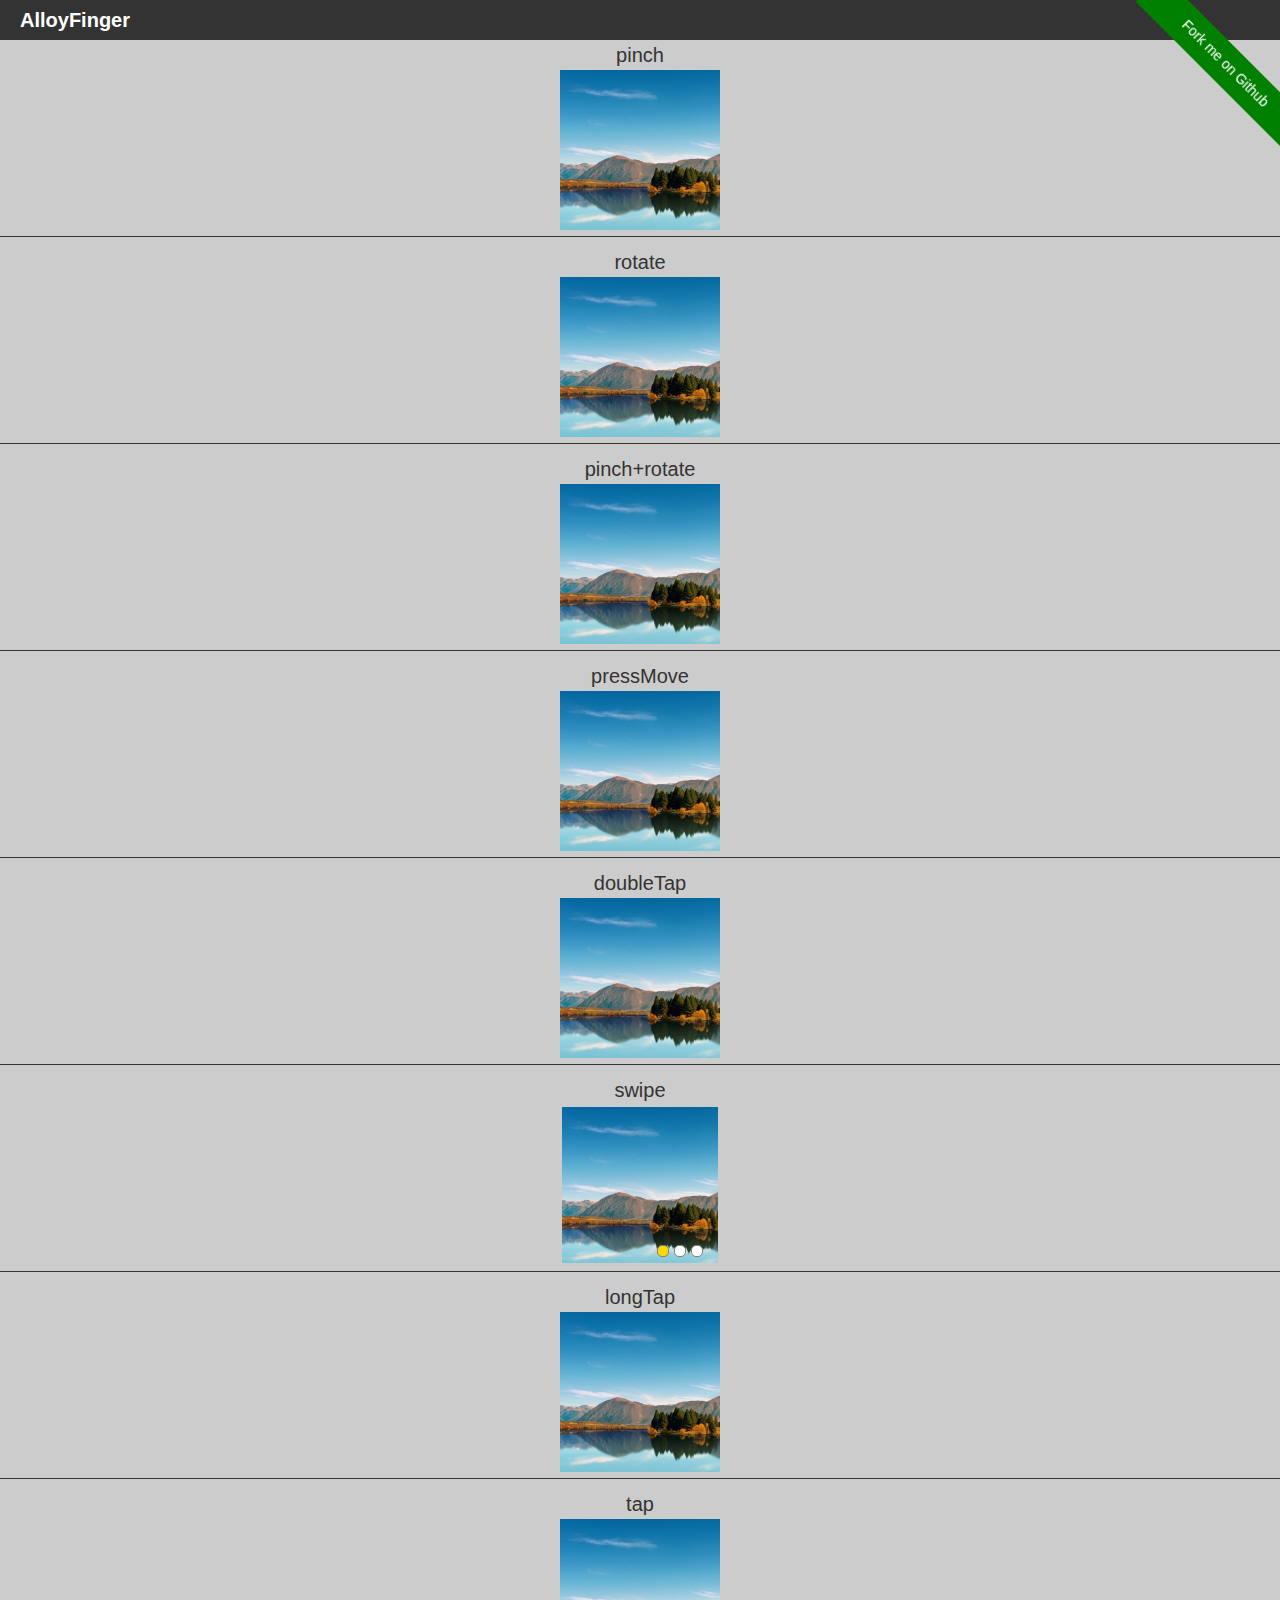
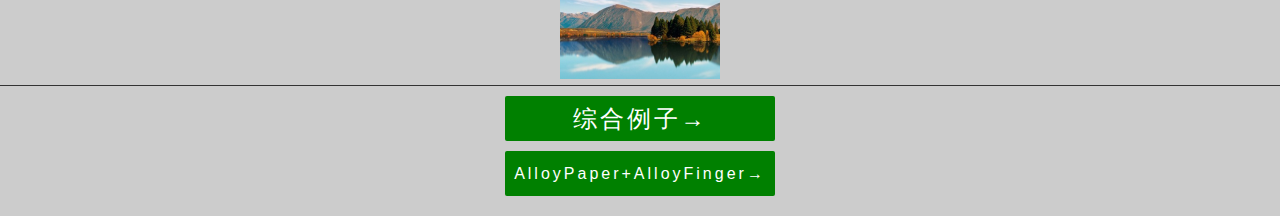
<file: lib/alloy_finger/index.html>
<!DOCTYPE html>
<html>
<head lang="en">
    <meta charset="UTF-8">
    <title>AlloyFinger</title>
    <meta name="viewport" content="width=device-width,minimum-scale=1.0,maximum-scale=1.0,user-scalable=no"/>
    <style>
        html,body{
            margin: 0;
            padding: 0;
            border: 0;
            background-color: #ccc;
            text-align: center;
           font: 14px / 1.5 "Helvetica Neue",Helvetica,Arial,"Microsoft Yahei","Hiragino Sans GB","Heiti SC","WenQuanYi Micro Hei",sans-serif;
        }
        .header{
            background-color: #333;
            height: 40px;
            color:white;
            text-align: left;
            text-indent: 20px;
            font-weight: bold;
            font-size: 20px;
            line-height: 40px;
        }
        .title{
            height: 30px;
            color:#333333;
            font-size: 20px;
            line-height: 30px;
        }
        .example img{
            width:160px ;
        }
        .imgBox{
            margin-bottom: 10px;
            border-bottom: 1px solid #333333;
        }
        .swipeBox{
            height:160px;
            width: 160px;
            margin: 0 auto;
            overflow: hidden;
            font-size: 0;
            position: relative;
            border: 2px solid #ccc;
            box-sizing: border-box;
        }
        .scroll{
            width: 480px;
            height: 160px;
            white-space: nowrap;
        }

        .nuclear-nav {
            position: absolute;
            bottom: 6px;
            right: 10px;
        }

        .nuclear-nav a {
            display: inline-block;
            background-color: white;
            cursor: pointer;
            width: 10px;
            height: 10px;
            -moz-border-radius: 5px;
            -webkit-border-radius: 5px;
            border-radius: 5px;
            margin-right: 5px;
            border: 1px solid #808080;
        }
        
        .nuclear-nav a.active {
            background-color: #ffd800;
        }

        .longTapBox{
            position: relative;
            margin: 0 auto;
            width: 160px;
            height: 160px;
            overflow: hidden;
            -webkit-user-select: none;
            -webkit-user-drag: none;
            -webkit-tap-highlight-color: rgba(0, 0, 0, 0);
        }

        .longTapBox img{
            pointer-events: none;

        }

        .overlay2,.overlay{
            background-color: rgba(70, 70, 70, 0.8);
            position: absolute;
            top:0;
            left: 0;
            width: 160px;
            height: 160px;

            display: none;
        }
        .overlay2 img, .overlay img{
            width: 40px;
            height: 40px;
            position: absolute;
            top: 60px;
            left: 60px;
        }
        .pb6{
            padding-bottom: 6px;
        }

        .ribbon {
            top: 3.2em;
            right: -3.7em;
            -webkit-transform: rotate(45deg);
            -moz-transform: rotate(45deg);
            -ms-transform: rotate(45deg);
            -o-transform: rotate(45deg);
            transform: rotate(45deg);
            color:#fff;
            display: block;
            padding: .6em 3.5em;
            position: fixed;
            text-align: center;
            text-decoration: none;
            -webkit-user-select: none;
            -moz-user-select: none;
            -ms-user-select: none;
            user-select: none;
            background-color: green;
            z-index: 10000;
        }

        .btn {
            letter-spacing: 3px;
            display: inline-block;

            color: white;
            width: 270px;
            height: 45px;
            font-size: 24px;
            line-height: 45px;
            background-color: green;
            -moz-border-radius: 2px;
            -webkit-border-radius: 2px;
            border-radius: 2px;
            text-decoration: none;

        }

        .footer{
            height: 120px;
        }
        .linkCanvasBox{
            margin-top: 10px;
        }
       .linkCanvasBox .btn{
            font-size: 16px;

        }
    </style>
</head>
<body>
<a href="https://github.com/AlloyTeam/AlloyFinger" class="ribbon">Fork me on Github</a>
    <div class="header">AlloyFinger</div>
    <div class="example">
    <div class="title">pinch</div>
    <div class="imgBox">
        <img id="pinchImg" src="asset/test.png" />
    </div>
    <div class="title">rotate</div>
    <div class="imgBox">
        <img id="rotateImg" src="asset/test.png" />
    </div>
    <div class="title">pinch+rotate</div>
    <div class="imgBox">
        <img id="pinchRotateImg" src="asset/test.png" />
    </div>
    <div class="title">pressMove</div>
    <div class="imgBox">
        <img id="pressMoveImg" src="asset/test.png" />
    </div>
    <div class="title">doubleTap</div>
    <div class="imgBox">
        <img id="doubleTapImg" src="asset/test.png" />
    </div>
    <div class="title">swipe</div>
        <div class="imgBox pb6">
    <div class="swipeBox">
        <div class="scroll"  id="swipeScroll">
            <img  src="asset/test.png" /> <img  src="asset/test2.png" /> <img  src="asset/test3.png" />
        </div>
        <div class="nuclear-nav">
            <a data-index="0" class="active"></a>
            <a data-index="1" class=" "></a>
            <a data-index="2" class=" "></a>
        </div>
    </div>
        </div>
    <div class="title">longTap</div>
        <div class="imgBox pb6">
    <div class=" longTapBox" id="longTapBox">
        <img id="longTapImg" src="asset/test.png" />
        <div class="overlay" id="overlay">
            <img src="asset/yes.png"/>
        </div>
    </div>
        </div>

        <div class="title">tap</div>
        <div class="imgBox pb6">
            <div class=" longTapBox" id="tapBox">
                <img  src="asset/test.png" />
                <div class="overlay2" id="overlay2">
                    <img src="asset/yes.png"/>
                </div>
            </div>
        </div>
    </div>
    <div class="footer">
       <div> <a class="btn" href="http://alloyteam.github.io/AlloyFinger/example/picture/">综合例子→</a></div>
        <div class="linkCanvasBox"> <a class="btn"  href="http://alloyteam.github.io/AlloyFinger/example/canvas/">AlloyPaper+AlloyFinger→</a></div>
    </div>
    <script src="asset/transform.js"></script>
    <script src="alloy_finger.js"></script>
    <script src="asset/to.js"></script>
    <script>
        var pinchImg = document.getElementById("pinchImg");
        Transform(pinchImg);
        var initScale = 1;
        new AlloyFinger(pinchImg, {
            multipointStart: function () {
                initScale = pinchImg.scaleX;
            },
            pinch: function (evt) {
                pinchImg.scaleX = pinchImg.scaleY = initScale * evt.scale;
            }
        });

        var rotateImg = document.getElementById("rotateImg");
        Transform(rotateImg);
        new AlloyFinger(rotateImg, {
            rotate:function(evt){
                rotateImg.rotateZ += evt.angle;
            }
        });

        var pinchRotateImg = document.getElementById("pinchRotateImg");
        Transform(pinchRotateImg);
        new AlloyFinger(pinchRotateImg, {
            rotate:function(evt){
                pinchRotateImg.rotateZ += evt.angle;
            },
            multipointStart: function () {
                initScale = pinchRotateImg.scaleX;
            },
            pinch: function (evt) {
                pinchRotateImg.scaleX = pinchRotateImg.scaleY = initScale * evt.scale;
            }
        });

        var pressMoveImg = document.getElementById("pressMoveImg");
        Transform(pressMoveImg);
        new AlloyFinger(pressMoveImg, {
            pressMove:function(evt){
                pressMoveImg.translateX += evt.deltaX;
                pressMoveImg.translateY += evt.deltaY;
                evt.preventDefault();
            }
        });

        function ease(x) {
            return Math.sqrt(1 - Math.pow(x - 1, 2));
        }
        var doubleTapImg = document.getElementById("doubleTapImg");
        Transform(doubleTapImg);
        new AlloyFinger(doubleTapImg, {
            doubleTap:function(){
                if(doubleTapImg.scaleX===1){
                    new To(doubleTapImg, "scaleX", 2, 500, ease);
                    new To(doubleTapImg, "scaleY", 2, 500, ease);
                }else if(doubleTapImg.scaleX===2){
                    new To(doubleTapImg, "scaleX", 1, 500, ease);
                    new To(doubleTapImg, "scaleY", 1, 500, ease);
                }

            }
        });

        var swipeScroll = document.getElementById("swipeScroll"),
            currentIndex=0;
        Transform(swipeScroll);
        function activeNav(index){
            var items = document.querySelectorAll(".nuclear-nav a"),
                    i = 0,
                    len = items.length;
            for (; i < len; i++) {
                if (i === index) {
                    items[i].classList.add("active");
                } else {
                    items[i].classList.remove("active");
                }
            }
        }
        new AlloyFinger(swipeScroll, {
            touchMove:function(evt) {
                if (Math.abs(evt.deltaX) >= Math.abs(evt.deltaY)) {
                    evt.preventDefault();
                }
            },
            swipe:function(evt){
                if(evt.direction==="Left"){
                    if(currentIndex<2) {
                        currentIndex++;
                        new To(swipeScroll, "translateX", -160 * currentIndex, 500, ease, function () {
                            activeNav(currentIndex);
                        });
                    }
                }else if(evt.direction==="Right"){
                    if(currentIndex>0) {
                        currentIndex--;
                        new To(swipeScroll, "translateX", -160 * currentIndex, 500, ease, function () {
                            activeNav(currentIndex);
                        });
                    }
                }
            }
        });

        var longTapBox = document.getElementById("longTapBox");
        Transform(longTapBox);
        var overlay=document.getElementById("overlay");
        new AlloyFinger(longTapBox, {
            longTap:function(){
                toggleDom(overlay);
            }
        });

        var tapBox = document.getElementById("tapBox");
        Transform(tapBox);
        var overlay2=document.getElementById("overlay2");
        new AlloyFinger(tapBox, {
            tap:function(){
                toggleDom(overlay2);
            },
            singleTap:function(){
                console.log("singleTap")
            },
            doubleTap:function(){
                console.log("doubleTap")
            },
            pointStart:function(){
                console.log("pointStart")
            }
        });

        function toggleDom(dom){
            var displayValue=window.getComputedStyle(dom,null)["display"];
            if(displayValue==="none"){
                dom.style.display="block";
            }else{
                dom.style.display="none";
            }
        }

    </script>
</body>
</html>
</file>
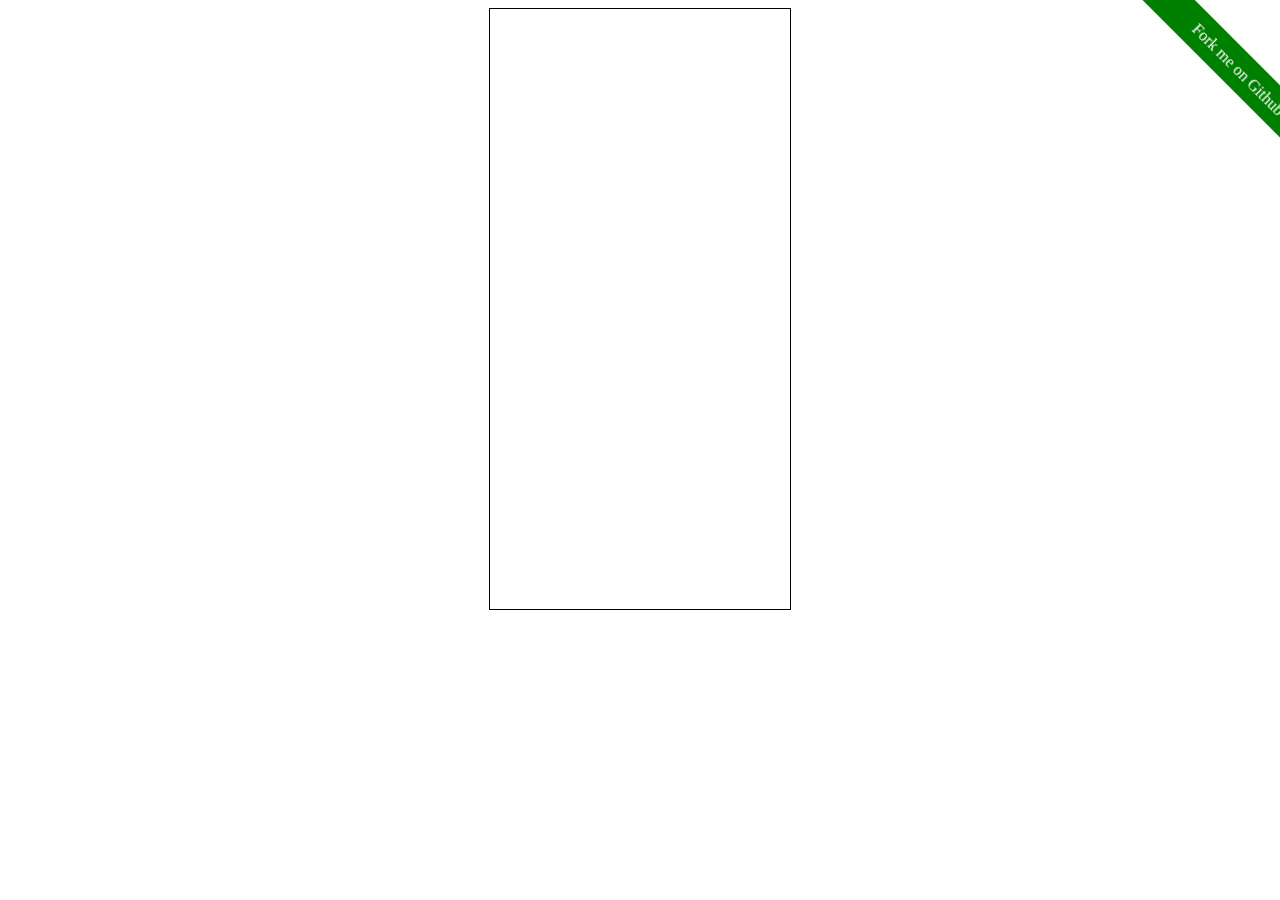
<file: lib/alloy_finger/example/canvas/index.html>
<!DOCTYPE html>
<html>
<head>
    <meta charset="utf-8">
    <title>Canvas+AlloyFinger</title>
    <meta name="viewport" content="width=device-width,minimum-scale=1.0,maximum-scale=1.0,user-scalable=no"/>
    <style>
        .ribbon {
            top: 3.2em;
            right: -4.7em;
            -webkit-transform: rotate(45deg);
            -moz-transform: rotate(45deg);
            -ms-transform: rotate(45deg);
            -o-transform: rotate(45deg);
            transform: rotate(45deg);
            color:#fff;
            display: block;
            padding: .6em 3.5em;
            position: fixed;
            text-align: center;
            text-decoration: none;
            -webkit-user-select: none;
            -moz-user-select: none;
            -ms-user-select: none;
            user-select: none;
            background-color: green;
            z-index: 10000;
        }
    </style>
</head>
<body>
<a href="https://github.com/AlloyTeam/AlloyFinger" class="ribbon">Fork me on Github</a>
<script src="../../asset/alloy_paper.js"></script>
<script src="../../alloy_finger.js"></script>
<div style="text-align: center;"><canvas id="ourCanvas" width="300" height="600" style="border: 1px solid black;"></canvas></div>

<script>

    ;(function (AlloyPaper) {
        var Stage = AlloyPaper.Stage, Bitmap = AlloyPaper.Bitmap,Loader=AlloyPaper.Loader;

        var stage = new Stage("#ourCanvas");
        stage.autoUpdate=false;
        var ld = new Loader();
        ld.loadRes([
            { id: "test", src: "../../asset/test.png" },
            { id: "test2", src: "../../asset/test2.png" }
        ]);
        ld.complete(function () {
            var bmp = new Bitmap(ld.get("test"));
            bmp.originX = 0.5;
            bmp.originY = 0.5;
            bmp.x = stage.width / 2;
            bmp.y =150;
            stage.add(bmp);

            var bmp2 = new Bitmap(ld.get("test2"));
            bmp2.originX = 0.5;
            bmp2.originY = 0.5;
            bmp2.x = stage.width / 2;
            bmp2.y =450;
            stage.add(bmp2);

            stage.update();

            var initScale = 1;
            new AlloyFinger(bmp, {
                multipointStart: function () {
                    initScale = bmp.scaleX;
                },
                rotate: function (evt) {
                    bmp.rotation += evt.angle;
                    stage.update();
                },
                pinch: function (evt) {
                    bmp.scaleX = bmp.scaleY = initScale * evt.scale;
                    stage.update();
                },
                pressMove: function (evt) {
                    bmp.x += evt.deltaX;
                    bmp.y += evt.deltaY;
                    stage.update();
                }

            });

            new AlloyFinger(bmp2, {
                multipointStart: function () {
                    initScale = bmp2.scaleX;
                },
                rotate: function (evt) {
                    bmp2.rotation += evt.angle;
                    stage.update();
                },
                pinch: function (evt) {
                    bmp2.scaleX = bmp2.scaleY = initScale * evt.scale;
                    stage.update();
                },
                pressMove: function (evt) {
                    bmp2.x += evt.deltaX;
                    bmp2.y += evt.deltaY;
                    stage.update();
                }

            });
        });


    })(AlloyPaper)



</script>
</body>
</html>
</file>
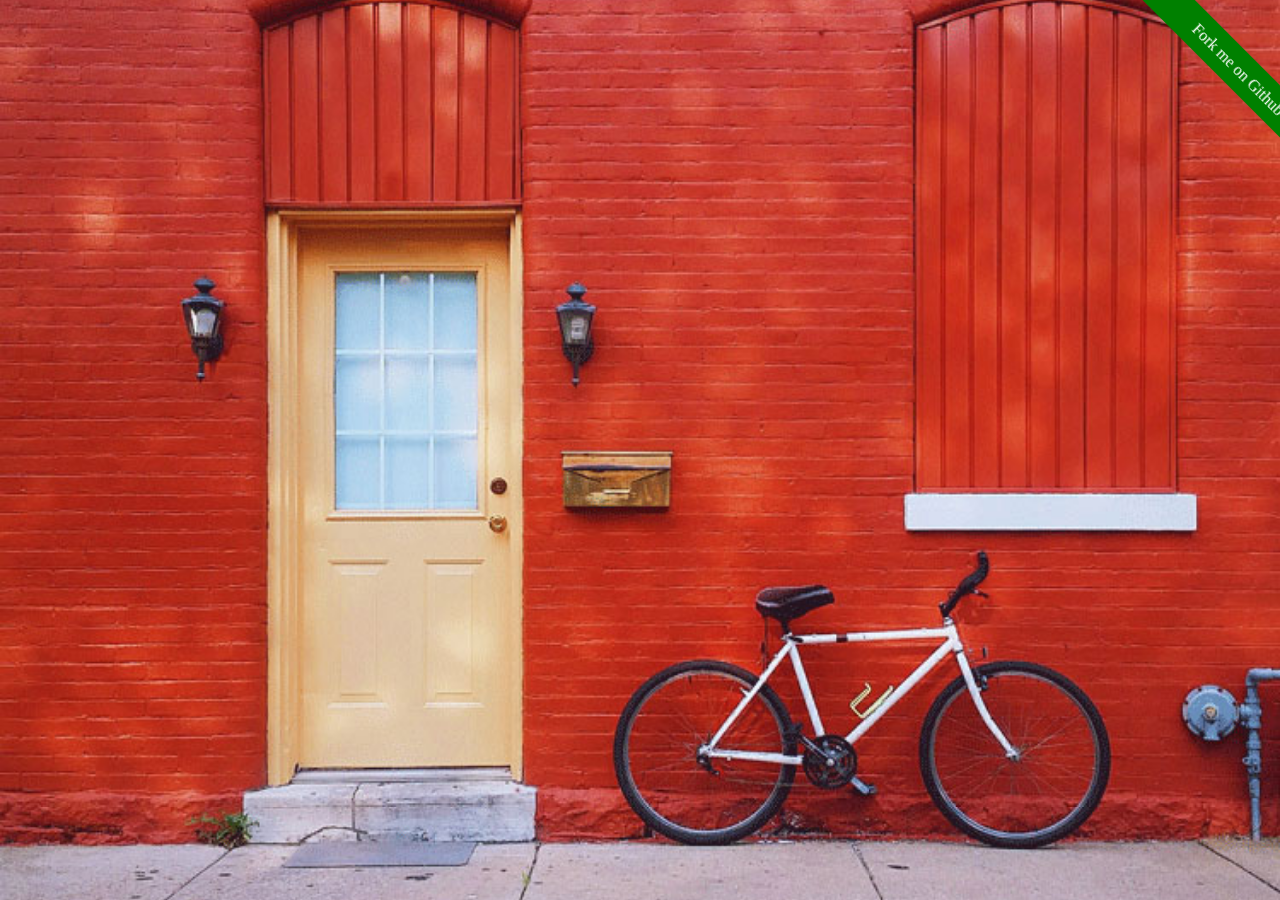
<file: lib/alloy_finger/example/picture/index.html>
﻿<!DOCTYPE html>
<html>
<head>
    <title>AlloyFinger</title>
    <meta name="viewport" content="width=device-width,minimum-scale=1.0,maximum-scale=1.0,user-scalable=no"/>
    <style>
        .ribbon {
            top: 3.2em;
            right: -4.7em;
            -webkit-transform: rotate(45deg);
            -moz-transform: rotate(45deg);
            -ms-transform: rotate(45deg);
            -o-transform: rotate(45deg);
            transform: rotate(45deg);
            color:#fff;
            display: block;
            padding: .6em 3.5em;
            position: fixed;
            text-align: center;
            text-decoration: none;
            -webkit-user-select: none;
            -moz-user-select: none;
            -ms-user-select: none;
            user-select: none;
            background-color: green;
            z-index: 10000;
        }
    </style>
</head>
<body>
    <a href="https://github.com/AlloyTeam/AlloyFinger" class="ribbon">Fork me on Github</a>
    <script src="../../asset/transform.js"></script>
    <script src="../../alloy_finger.js"></script>
    <script src="../../asset/image_loaded.js"></script>
    <script src="../../asset/to.js"></script>
    <div id="imgBox" style="position:fixed;width: 100%;height: 100%;left:0;top:0;
     background:black;display: none;">
        <img src="../../asset/cover.jpg" id="testImg" alt="" style="width: 100%;position: absolute; " />
    </div>

    <script>
        var topPx;
        imageLoaded("#testImg",function(w,h){
            document.querySelector("#imgBox").style.display="block";
            topPx=window.innerHeight/2-(h*window.innerWidth/w)/2;
            this.style.top=topPx+"px";
        });


        function ease(x) {
            return Math.sqrt(1 - Math.pow(x - 1, 2));
        }

        var el = document.getElementById("testImg");
        Transform(el);
        var initScale = 1;
        new AlloyFinger(el, {
            multipointStart: function () {
                To.stopAll();
                initScale = el.scaleX;
            },
            rotate: function (evt) {
                el.rotateZ += evt.angle;
            },
            pinch: function (evt) {
                el.scaleX = el.scaleY = initScale * evt.scale;
            },
            multipointEnd: function () {
                To.stopAll();
                if (el.scaleX < 1) {

                    new To(el, "scaleX", 1, 500, ease);
                    new To(el, "scaleY", 1, 500, ease);
                }
                if (el.scaleX > 2) {

                    new To(el, "scaleX", 2, 500, ease);
                    new To(el, "scaleY", 2, 500, ease);
                }
                var rotation = el.rotateZ % 360;

                if (rotation < 0)rotation = 360 + rotation;
                el.rotateZ=rotation;

                if (rotation > 0 && rotation < 45) {
                    new To(el, "rotateZ", 0, 500, ease);
                } else if (rotation >= 315) {
                    new To(el, "rotateZ", 360, 500, ease);
                } else if (rotation >= 45 && rotation < 135) {
                    new To(el, "rotateZ", 90, 500, ease);
                } else if (rotation >= 135 && rotation < 225) {
                    new To(el, "rotateZ", 180, 500, ease);
                } else if (rotation >= 225 && rotation < 315) {
                    new To(el, "rotateZ", 270, 500, ease);
                }
            },
            pressMove: function (evt) {
                el.translateX += evt.deltaX;
                el.translateY += evt.deltaY;
            },
            tap: function (evt) {
                //console.log(el.scaleX + "_" + el.scaleY + "_" + el.rotateZ + "_" + el.translateX + "_" + el.translateY);
                //console.log("tap");
            },
            doubleTap: function (evt) {
                To.stopAll();
                if (el.scaleX > 1.5) {

                    new To(el, "scaleX", 1, 500, ease);
                    new To(el, "scaleY", 1, 500, ease);
                    new To(el, "translateX", 0, 500, ease);
                    new To(el, "translateY", 0, 500, ease);
                } else {
                    var box = el.getBoundingClientRect();
                    var y = box.height - (( evt.changedTouches[0].pageY - topPx) * 2) - (box.height / 2 - ( evt.changedTouches[0].pageY - topPx));

                    var x = box.width - (( evt.changedTouches[0].pageX) * 2) - (box.width / 2 - ( evt.changedTouches[0].pageX));
                    new To(el, "scaleX", 2, 500, ease);
                    new To(el, "scaleY", 2, 500, ease);
                    new To(el, "translateX", x, 500, ease);
                    new To(el, "translateY", y, 500, ease);
                }
                //console.log("doubleTap");
            },
            longTap: function (evt) {
                //console.log("longTap");
            },
            swipe: function (evt) {
                //console.log("swipe" + evt.direction);
            }

        });

    </script>
</body>
</html>
</file>
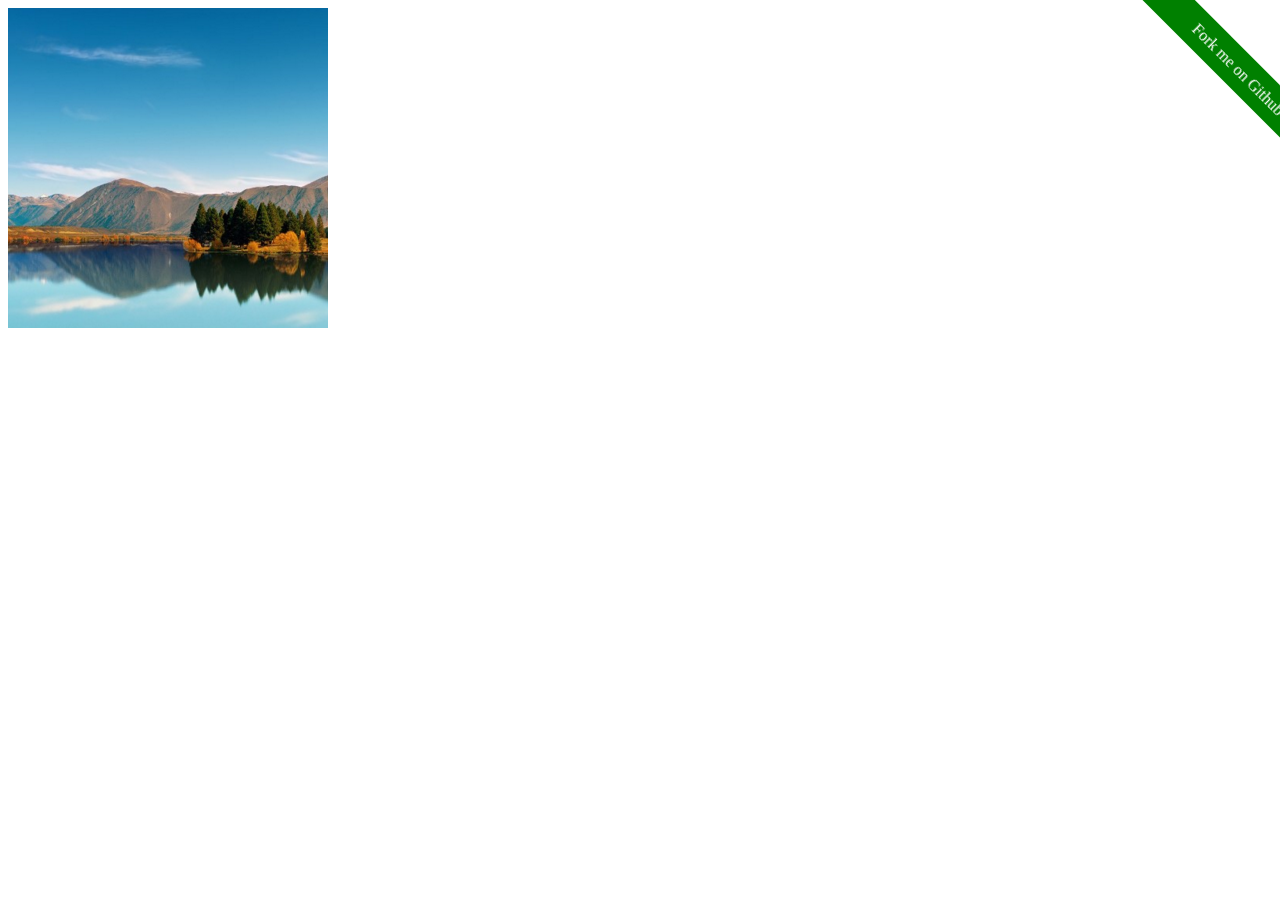
<file: lib/alloy_finger/example/simple/index.html>
﻿<!DOCTYPE html>
<html>
<head>
    <title></title>
    <meta name="viewport" content="width=device-width,minimum-scale=1.0,maximum-scale=1.0,user-scalable=no"/>
    <style>
        .ribbon {
            top: 3.2em;
            right: -4.7em;
            -webkit-transform: rotate(45deg);
            -moz-transform: rotate(45deg);
            -ms-transform: rotate(45deg);
            -o-transform: rotate(45deg);
            transform: rotate(45deg);
            color:#fff;
            display: block;
            padding: .6em 3.5em;
            position: fixed;
            text-align: center;
            text-decoration: none;
            -webkit-user-select: none;
            -moz-user-select: none;
            -ms-user-select: none;
            user-select: none;
            background-color: green;
            z-index: 10000;
        }
    </style>
</head>
<body>
    <a href="https://github.com/AlloyTeam/AlloyFinger" class="ribbon">Fork me on Github</a>
    <script src="../../asset/transform.js"></script>
    <script src="../../alloy_finger.js"></script>
    <img src="../../asset/test.png" id="testImg" alt="" />
    <script>

        var el = document.getElementById("testImg");
        Transform(el);
        var initScale = 1;
        var gesture = new AlloyFinger(el, {
            rotate: function (evt) {
                el.rotateZ += evt.angle;
            },
            pinchStart: function () {
                initScale = el.scaleX;
            },
            pinch: function (evt) {
                el.scaleX = el.scaleY = initScale * evt.scale;
            },
            pressMove: function (evt) {
                el.translateX += evt.deltaX;
                el.translateY += evt.deltaY;
            },
            tap: function (evt) {
                //console.log(el.scaleX + "_" + el.scaleY + "_" + el.rotateZ + "_" + el.translateX + "_" + el.translateY);
                //console.log("tap");
            },
            doubleTap: function (evt) {
                //console.log("doubleTap");
            },
            longTap: function (evt) {
                //console.log("longTap");
            },
            swipe: function (evt) {
                //console.log("swipe" + evt.direction);
            }
            
        });

    </script>
</body>
</html>
</file>
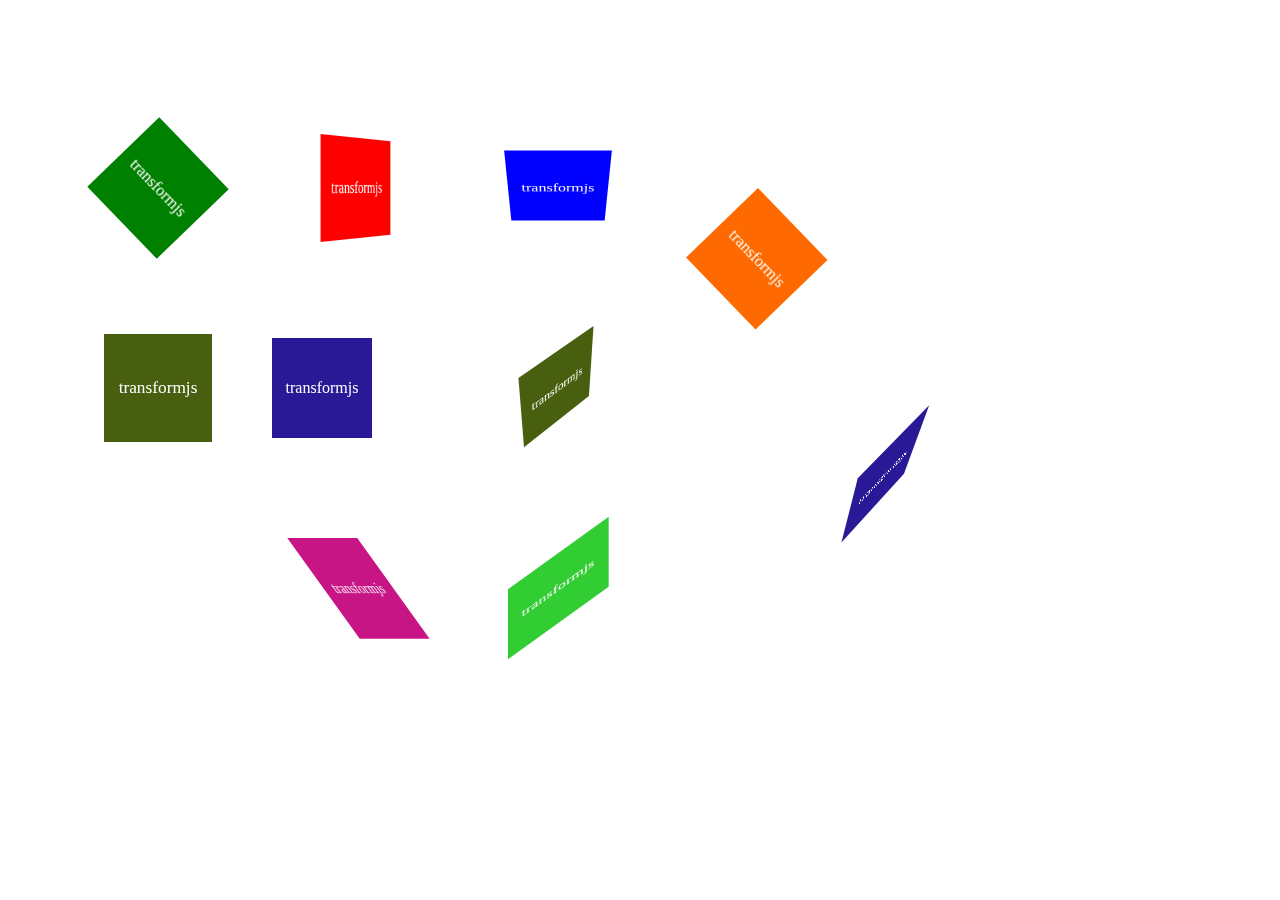
<file: lib/alloy_finger/asset/a.html>
<!DOCTYPE html>
<html xmlns="http://www.w3.org/1999/xhtml">
<head>
    <title></title>
    <style>
        #ctt .test {
            width: 100px; height: 100px;  color: white; line-height: 100px; text-align: center; display: inline-block; margin-top: 30px; position: absolute; left: 0; top: 0;
        }
    </style>
</head>
<body>
<div style="text-align: center;position:relative;left:100px;top:100px;"  id="ctt">

    <div id="test1" class="test" style="background-color: green; ">
        transformjs
    </div>

    <div id="test2" class="test" style="background-color: red;left:200px; ">
        transformjs
    </div>

    <div id="test3" class="test" style="background-color: blue;left:400px ">
        transformjs
    </div>

    <div id="test4" class="test" style="background-color: #ff6a00;left:600px ">
        transformjs
    </div>

    <div id="test5" class="test" style="background-color:#485f0f;left:400px;top:200px; ">
        transformjs
    </div>

    <div id="test6" class="test" style="background-color:#485f0f;left:0;top:200px; ">
        transformjs
    </div>

    <div id="test7" class="test" style="background-color:#291996;left:200px;top:200px; ">
        transformjs
    </div>

    <div id="test8" class="test" style="background-color:#291996;left:600px;top:200px; ">
        transformjs
    </div>

    <div id="test9" class="test" style="background-color:#c71585;left:200px;top:400px; ">
        transformjs
    </div>
    <div id="test10" class="test" style="background-color:#32cd32;left:400px;top:400px; ">
        transformjs
    </div>
</div>
<script src="transform.js"></script>
<script>
    //----------------how to use---------------------------------
    var element1 = document.querySelector("#test1");
    var element2 = document.querySelector("#test2");
    var element3 = document.querySelector("#test3");
    var element4 = document.querySelector("#test4");
    var element5 = document.querySelector("#test5");
    var element6= document.querySelector("#test6");
    var element7 = document.querySelector("#test7");
    var element8 = document.querySelector("#test8");
    var element9 = document.querySelector("#test9");
    var element10 = document.querySelector("#test10");
    Transform(element1);
    Transform(element2);
    Transform(element3);
    Transform(element4);
    Transform(element5);
    Transform(element6);
    Transform(element7);
    Transform(element8);
    Transform(element9);
    Transform(element10);

    element8.originZ = -150;
    element4.originX = -50;
    element4.originY = -50;

    var step = 0.02, xStep = 3;
    setInterval(function () {
        element1.rotateZ++;
        element2.rotateY++;
        element3.rotateX++;
        element4.rotateZ++;
        element5.rotateY++;
        element5.rotateX++;

        element7.translateX < -50 && (xStep *= -1);
        element7.translateX > 50 && (xStep *= -1);
        element7.translateX += xStep;
        element6.scaleX < 0.5 && (step *= -1);
        element6.scaleX > 1.5 && (step *= -1);
        element6.scaleX += step;
        element6.scaleY += step;
        element8.rotateY++;
        element8.rotateX++;

        element9.skewX++;
        element10.skewY++;
    }, 15);
    //------------------------------------------------------------
</script>
</body>
</html>
</file>
